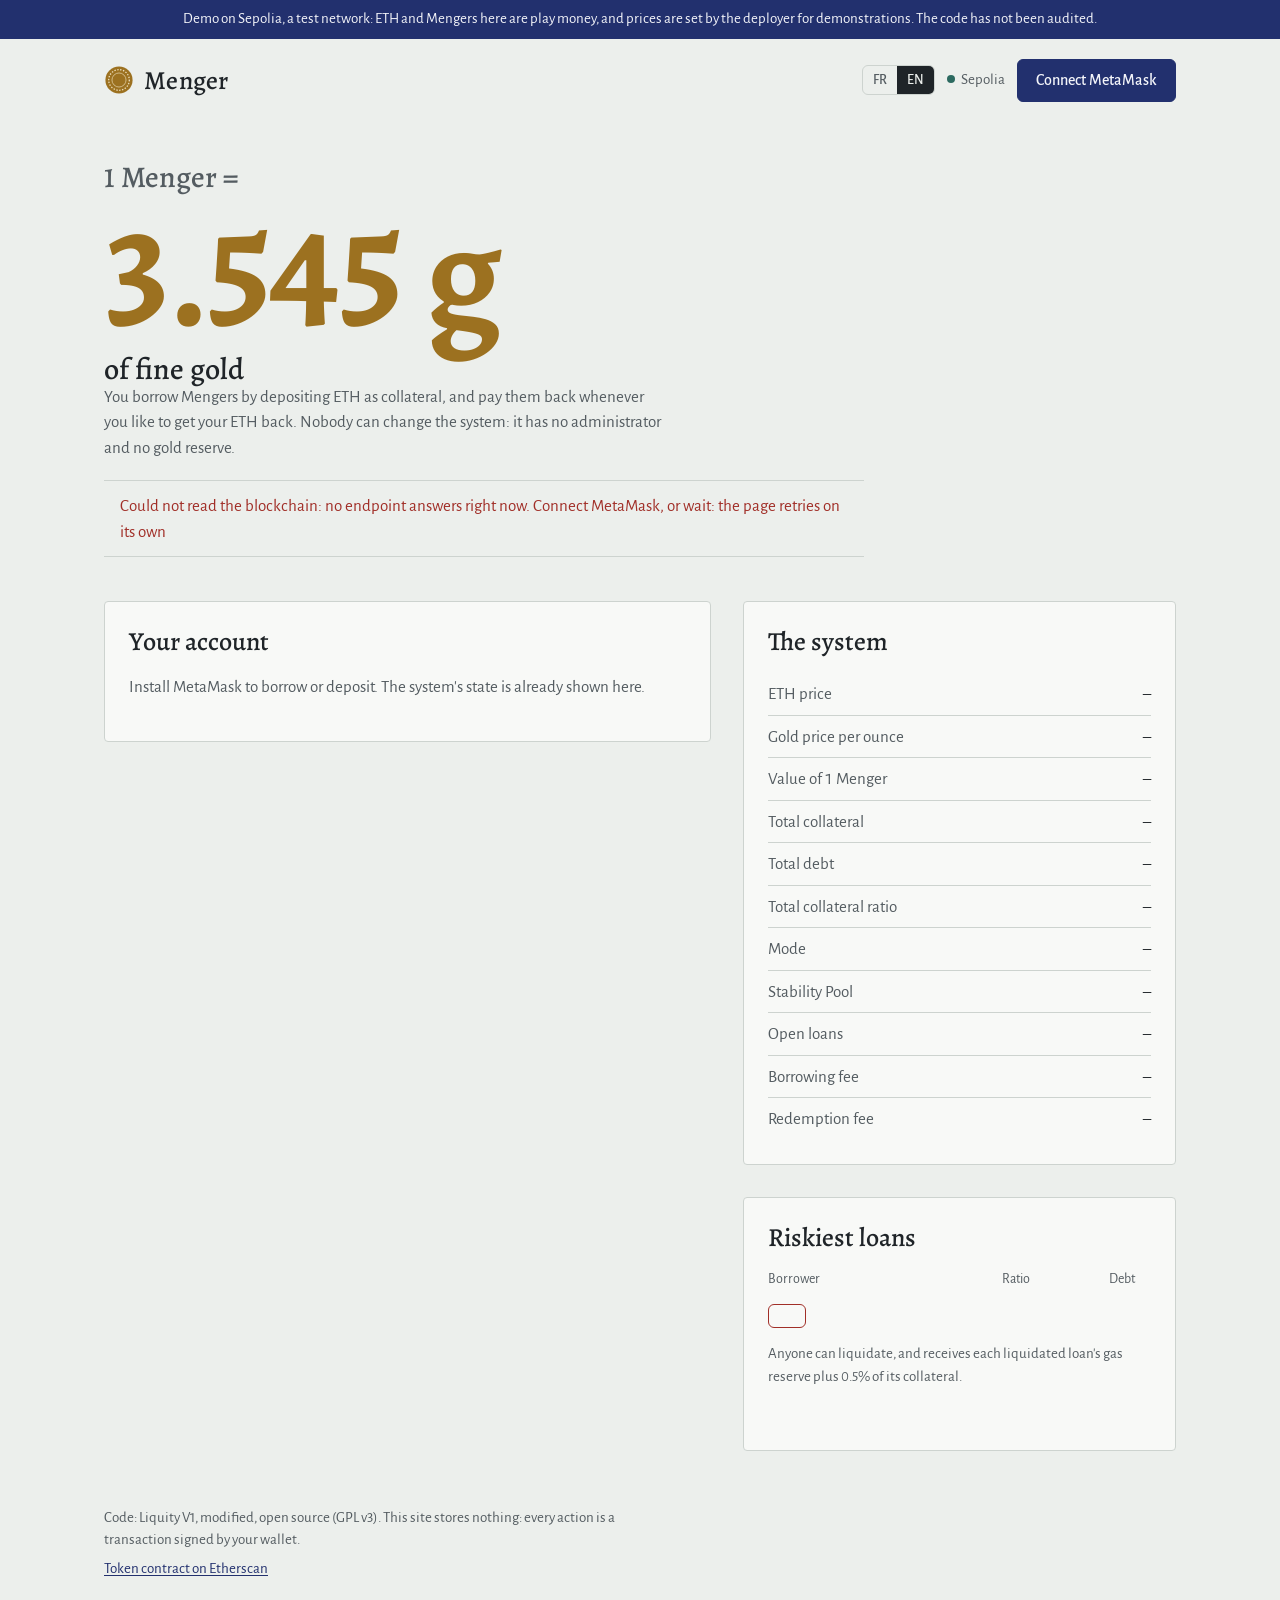
<file: index.html>
<!doctype html>
<html lang="fr">
<head>
  <meta charset="utf-8">
  <meta name="viewport" content="width=device-width, initial-scale=1">
  <title>Menger</title>
  <script>location.replace("app/" + location.search + location.hash);</script>
  <noscript><meta http-equiv="refresh" content="0; url=app/"></noscript>
</head>
<body>
  <p><a href="app/">Ouvrir la démo</a></p>
</body>
</html>
</file>
<file: app/style.css>
/* Venetian palette: Istrian stone, lapis ink, gold of the coin, lagoon green, Venetian red for danger. */

@font-face { font-family: "Alegreya"; font-weight: 500; font-display: swap; src: url("fonts/alegreya-latin-500-normal.woff2") format("woff2"); }
@font-face { font-family: "Alegreya"; font-weight: 700; font-display: swap; src: url("fonts/alegreya-latin-700-normal.woff2") format("woff2"); }
@font-face { font-family: "Alegreya Sans"; font-weight: 400; font-display: swap; src: url("fonts/alegreya-sans-latin-400-normal.woff2") format("woff2"); }
@font-face { font-family: "Alegreya Sans"; font-weight: 500; font-display: swap; src: url("fonts/alegreya-sans-latin-500-normal.woff2") format("woff2"); }
@font-face { font-family: "Alegreya Sans"; font-weight: 700; font-display: swap; src: url("fonts/alegreya-sans-latin-700-normal.woff2") format("woff2"); }

:root {
  --stone: #ECEFEC;
  --slab: #F8F9F7;
  --field: #FFFFFF;
  --rule: #CDD3CF;
  --ink: #1F2428;
  --ink-soft: #545C61;
  --lapis: #22306E;
  --lapis-ink: #22306E;
  --on-lapis: #F4F5FA;
  --gold: #9C7120;
  --gold-ink: #7A5714;
  --gold-soft: #EBDDBA;
  --lagoon: #2C6A60;
  --rosso: #A12F28;
  --amber: #85590A;
  --zone-danger: #E7C3BE;
  --zone-warn: #EEDDB2;
  --zone-safe: #BFDAD3;
  --serif: "Alegreya", "Iowan Old Style", "Palatino Linotype", Palatino, Georgia, serif;
  --sans: "Alegreya Sans", "Gill Sans", "Seravek", "Segoe UI", system-ui, sans-serif;
  color-scheme: light;
}

@media (prefers-color-scheme: dark) {
  :root {
    --stone: #121726;
    --slab: #192034;
    --field: #0F1320;
    --rule: #2E3752;
    --ink: #E6E8EE;
    --ink-soft: #A7AEC1;
    --lapis: #8EA1E8;
    --lapis-ink: #A9B8F0;
    --on-lapis: #121726;
    --gold: #D8B25C;
    --gold-ink: #D8B25C;
    --gold-soft: #3A3220;
    --lagoon: #72C3B4;
    --rosso: #F08C82;
    --amber: #E3B75A;
    --zone-danger: #5A2A2A;
    --zone-warn: #514421;
    --zone-safe: #234740;
    color-scheme: dark;
  }
}

*, *::before, *::after { box-sizing: border-box; }

html { -webkit-text-size-adjust: 100%; }

body {
  margin: 0;
  background: var(--stone);
  color: var(--ink);
  font-family: var(--sans);
  font-size: 17px;
  line-height: 1.5;
  font-variant-numeric: lining-nums;
}

.wrap { max-width: 1120px; margin: 0 auto; padding: 0 24px; }

a { color: var(--lapis-ink); text-underline-offset: 2px; }

:focus-visible { outline: 3px solid var(--gold); outline-offset: 2px; }

[hidden] { display: none !important; }

/* Test-network banner */
.banner {
  margin: 0;
  padding: 8px 24px;
  background: var(--lapis);
  color: var(--on-lapis);
  font-size: 15px;
  text-align: center;
}

/* Header */
.top {
  display: flex;
  align-items: center;
  justify-content: space-between;
  gap: 16px;
  padding-top: 20px;
  padding-bottom: 20px;
  flex-wrap: wrap;
}
.brand { display: flex; align-items: center; gap: 10px; }
.brand-name { font-family: var(--serif); font-weight: 500; font-size: 26px; letter-spacing: 0.01em; }
.coin { width: 30px; height: 30px; }
.coin-face { fill: var(--gold); }
.coin-mill { fill: none; stroke: var(--gold-soft); stroke-width: 1.4; stroke-dasharray: 1.5 1.6; }
.coin-inner { fill: none; stroke: var(--gold-soft); stroke-width: 1; opacity: 0.7; }

.top-actions { display: flex; align-items: center; gap: 12px; flex-wrap: wrap; }
.lang { display: inline-flex; border: 1px solid var(--rule); border-radius: 6px; overflow: hidden; }
.lang button {
  font: 500 14px/1 var(--sans);
  padding: 7px 10px;
  border: 0;
  background: transparent;
  color: var(--ink-soft);
  cursor: pointer;
}
.lang button[aria-pressed="true"] { background: var(--ink); color: var(--stone); }
.network { font-size: 15px; color: var(--ink-soft); }
.network::before {
  content: "";
  display: inline-block;
  width: 8px; height: 8px;
  margin-right: 6px;
  border-radius: 50%;
  background: var(--lagoon);
  vertical-align: 1px;
}
.network.off::before { background: var(--rosso); }
.network:empty { display: none; }

/* Hero: the unit's definition, struck like a coin legend */
.hero { padding: 40px 0 44px; max-width: 760px; }
.equation { margin: 0; font-family: var(--serif); font-weight: 500; line-height: 1; }
.eq-unit { display: block; font-size: 30px; color: var(--ink-soft); margin-bottom: 6px; }
.eq-weight {
  display: block;
  font-weight: 700;
  font-size: clamp(76px, 15vw, 152px);
  letter-spacing: -0.015em;
  color: var(--gold);
  font-variant-numeric: lining-nums;
}
.eq-fine { display: block; font-size: 30px; margin-top: 4px; }
.hero-today { font-size: 21px; margin: 28px 0 8px; font-variant-numeric: lining-nums tabular-nums; }
.hero-today:empty { display: none; }
.hero-how { margin: 0; color: var(--ink-soft); max-width: 62ch; }
.notice { margin: 20px 0 0; padding: 12px 16px; border: 1px solid var(--rule); border-left: 0; border-right: 0; color: var(--ink); }
.notice.error { color: var(--rosso); }

/* Layout */
.grid {
  display: grid;
  grid-template-columns: minmax(0, 7fr) minmax(0, 5fr);
  gap: 32px;
  align-items: start;
  padding-bottom: 48px;
}
.side { display: grid; gap: 32px; }

.panel {
  background: var(--slab);
  border: 1px solid var(--rule);
  border-radius: 4px;
  padding: 24px;
}
.panel h2 { font-family: var(--serif); font-weight: 500; font-size: 26px; line-height: 1.2; margin: 0 0 16px; }
.panel h3 { font-family: var(--serif); font-weight: 500; font-size: 20px; line-height: 1.25; margin: 28px 0 12px; }

.muted { color: var(--ink-soft); }
.small { font-size: 15px; }
.warn { color: var(--amber); }

/* Ledger tables: label on the left, figure on the right */
.ledger { width: 100%; border-collapse: collapse; font-variant-numeric: lining-nums tabular-nums; }
.ledger th, .ledger td { padding: 8px 0; border-bottom: 1px solid var(--rule); vertical-align: baseline; }
.ledger th { text-align: left; font-weight: 400; color: var(--ink-soft); padding-right: 16px; }
.ledger td { text-align: right; }
.ledger tr:last-child th, .ledger tr:last-child td { border-bottom: 0; }
.ledger.preview { margin: 8px 0 16px; font-size: 16px; }
.ledger.preview th, .ledger.preview td { padding: 5px 0; border-bottom-style: dotted; }
.ledger.balances td { font-size: 19px; }
.ledger .good { color: var(--lagoon); }
.ledger .risk { color: var(--amber); }
.ledger .bad { color: var(--rosso); }
.ledger.troves thead th { font-size: 14px; padding-top: 0; }
.ledger.troves thead th:not(:first-child), .ledger.troves td { text-align: right; }
.ledger.troves tbody th { font-family: var(--sans); color: var(--ink); }
.tag { font-size: 14px; color: var(--ink-soft); margin-left: 6px; }

.links-row { margin: 8px 0 0; }
.pool-max { display: flex; flex-wrap: wrap; gap: 4px 18px; margin: -4px 0 12px; }
.link { font: inherit; color: var(--lapis-ink); background: none; border: 0; padding: 0; text-decoration: underline; text-underline-offset: 2px; cursor: pointer; }

/* Tabs */
.tabs { display: flex; gap: 24px; margin: 28px 0 20px; border-bottom: 1px solid var(--rule); overflow-x: auto; }
.tabs button {
  font: 500 17px/1.2 var(--sans);
  color: var(--ink-soft);
  background: none;
  border: 0;
  padding: 10px 0 12px;
  margin-bottom: -1px;
  border-bottom: 2px solid transparent;
  cursor: pointer;
  white-space: nowrap;
}
.tabs button[aria-selected="true"] { color: var(--ink); border-bottom-color: var(--lapis-ink); }

/* Forms */
.form { margin-top: 8px; }
.field { margin-bottom: 14px; }
.field label { display: block; font-weight: 500; margin-bottom: 6px; }
.input-unit {
  display: flex;
  align-items: center;
  background: var(--field);
  border: 1px solid var(--rule);
  border-radius: 6px;
}
.input-unit:focus-within { border-color: var(--lapis-ink); box-shadow: 0 0 0 2px var(--gold-soft); }
.input-unit input {
  flex: 1;
  min-width: 0;
  font: 400 20px/1.2 var(--sans);
  font-variant-numeric: lining-nums tabular-nums;
  color: var(--ink);
  background: transparent;
  border: 0;
  padding: 10px 12px;
}
.input-unit input:focus { outline: none; }
.input-unit span { padding: 0 12px; color: var(--ink-soft); font-size: 16px; }

.segmented { display: flex; flex-wrap: wrap; gap: 8px; margin-bottom: 14px; }
.segmented label { position: relative; }
.segmented input { position: absolute; opacity: 0; inset: 0; margin: 0; cursor: pointer; }
.segmented span {
  display: inline-block;
  padding: 7px 12px;
  border: 1px solid var(--rule);
  border-radius: 6px;
  font-size: 15px;
  color: var(--ink-soft);
  background: var(--field);
}
.segmented input:checked + span { border-color: var(--lapis-ink); color: var(--ink); box-shadow: inset 0 0 0 1px var(--lapis-ink); }
.segmented input:focus-visible + span { outline: 3px solid var(--gold); outline-offset: 2px; }

.btn {
  font: 500 16px/1.2 var(--sans);
  padding: 11px 18px;
  border-radius: 6px;
  border: 1px solid var(--rule);
  background: var(--field);
  color: var(--ink);
  cursor: pointer;
}
.btn:hover { border-color: var(--ink-soft); }
.btn-primary { background: var(--lapis); border-color: var(--lapis); color: var(--on-lapis); }
.btn-primary:hover { border-color: var(--lapis); filter: brightness(1.08); }
.btn-quiet { background: transparent; }
.btn-danger { color: var(--rosso); border-color: var(--rosso); background: transparent; }
.btn:disabled { opacity: 0.45; cursor: not-allowed; filter: none; }
.btn-row { display: flex; flex-wrap: wrap; gap: 10px; margin-bottom: 10px; }
.btn-row:last-of-type { margin-bottom: 0; }

.form-status { min-height: 1.5em; margin: 10px 0 0; font-size: 15px; }
#accountStatus:empty, #troveStatus:empty { min-height: 0; margin: 0; }
.form-status.pending { color: var(--gold-ink); }
.form-status.done { color: var(--lagoon); }
.form-status.error { color: var(--rosso); }
.form-status a { margin-left: 6px; }

.state { font-weight: 500; }
.state.open { color: var(--lagoon); }
.state.closed { color: var(--amber); }

.surplus { margin-top: 16px; padding: 12px 0; border-top: 1px solid var(--rule); border-bottom: 1px solid var(--rule); }
.surplus p { margin: 0 0 8px; }

.close-box { margin-top: 8px; }
.close-box p { margin: 0 0 10px; }

/* Collateral ratio scale, from 100 % to 300 % */
.meter { margin: 14px 0 4px; }
.meter-track { position: relative; display: flex; height: 10px; border-radius: 2px; overflow: visible; }
.zone { display: block; height: 100%; }
.zone-danger { width: 5%; background: var(--zone-danger); }   /* 100-110 % */
.zone-warn { width: 20%; background: var(--zone-warn); }      /* 110-150 % */
.zone-safe { width: 75%; background: var(--zone-safe); }      /* 150-300 % */
.meter-mark {
  position: absolute;
  top: -5px;
  width: 3px;
  height: 20px;
  margin-left: -1.5px;
  background: var(--ink);
  border-radius: 1px;
}
.meter-labels { position: relative; height: 22px; font-size: 13px; color: var(--ink-soft); }
.meter-labels span { position: absolute; top: 4px; white-space: nowrap; transform: translateX(-50%); }
.m-liq { left: 5%; }
.m-ccr { left: 25%; }
.meter-note { margin: 2px 0 0; }

.demo h3 { margin-top: 24px; }

.foot { padding-top: 8px; padding-bottom: 48px; }
.foot p { margin: 0 0 6px; max-width: 72ch; }

@media (max-width: 900px) {
  .grid { grid-template-columns: minmax(0, 1fr); }
}

@media (max-width: 560px) {
  .wrap { padding: 0 16px; }
  .banner { padding: 8px 16px; font-size: 14px; text-align: left; }
  .panel { padding: 18px 16px; }
  .hero { padding: 24px 0 32px; }
  .eq-unit, .eq-fine { font-size: 24px; }
  .hero-today { font-size: 19px; }
  .tabs { gap: 18px; }
}

@media (prefers-reduced-motion: no-preference) {
  .meter-mark { transition: left 0.4s ease; }
}
</file>
